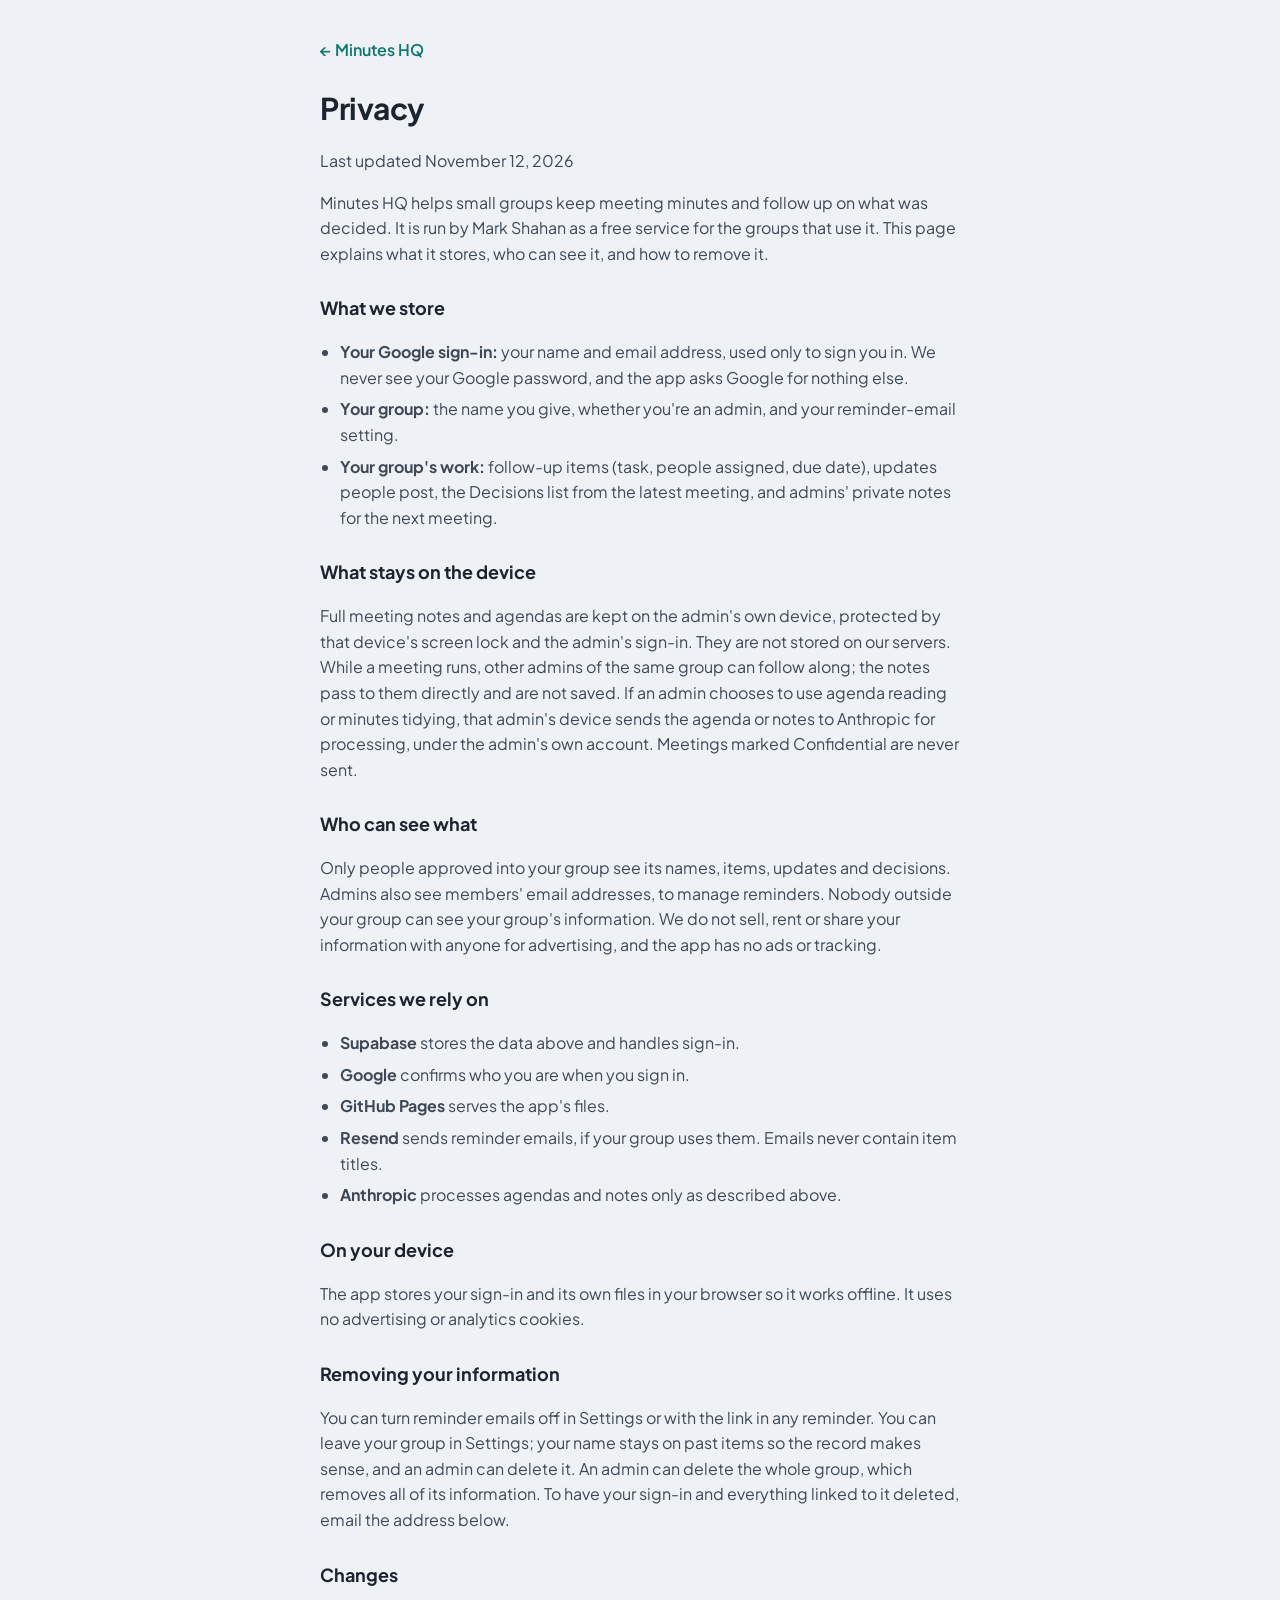
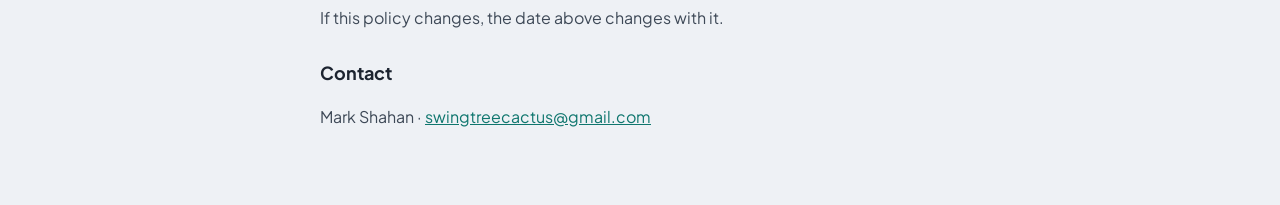
<file: privacy.html>
<!doctype html>
<html lang="en">
<head>
<meta charset="utf-8">
<meta name="viewport" content="width=device-width, initial-scale=1, viewport-fit=cover">
<meta name="theme-color" content="#EEF1F5">
<title>Privacy · Minutes HQ</title>
<link rel="icon" href="icons/app-192.png">
<link href="https://fonts.googleapis.com/css2?family=Plus+Jakarta+Sans:wght@400;500;600;700&display=swap" rel="stylesheet">
<link rel="stylesheet" href="css/app.css">
</head>
<body>
<main class="legal">
<a class="back" href="./">← Minutes HQ</a>
<h1>Privacy</h1>
<p class="muted">Last updated November 12, 2026</p>

<p>Minutes HQ helps small groups keep meeting minutes and follow up on what was decided. It is run by Mark Shahan as a free service for the groups that use it. This page explains what it stores, who can see it, and how to remove it.</p>

<h2>What we store</h2>
<ul>
<li><b>Your Google sign-in:</b> your name and email address, used only to sign you in. We never see your Google password, and the app asks Google for nothing else.</li>
<li><b>Your group:</b> the name you give, whether you're an admin, and your reminder-email setting.</li>
<li><b>Your group's work:</b> follow-up items (task, people assigned, due date), updates people post, the Decisions list from the latest meeting, and admins' private notes for the next meeting.</li>
</ul>

<h2>What stays on the device</h2>
<p>Full meeting notes and agendas are kept on the admin's own device, protected by that device's screen lock and the admin's sign-in. They are not stored on our servers. While a meeting runs, other admins of the same group can follow along; the notes pass to them directly and are not saved. If an admin chooses to use agenda reading or minutes tidying, that admin's device sends the agenda or notes to Anthropic for processing, under the admin's own account. Meetings marked Confidential are never sent.</p>

<h2>Who can see what</h2>
<p>Only people approved into your group see its names, items, updates and decisions. Admins also see members' email addresses, to manage reminders. Nobody outside your group can see your group's information. We do not sell, rent or share your information with anyone for advertising, and the app has no ads or tracking.</p>

<h2>Services we rely on</h2>
<ul>
<li><b>Supabase</b> stores the data above and handles sign-in.</li>
<li><b>Google</b> confirms who you are when you sign in.</li>
<li><b>GitHub Pages</b> serves the app's files.</li>
<li><b>Resend</b> sends reminder emails, if your group uses them. Emails never contain item titles.</li>
<li><b>Anthropic</b> processes agendas and notes only as described above.</li>
</ul>

<h2>On your device</h2>
<p>The app stores your sign-in and its own files in your browser so it works offline. It uses no advertising or analytics cookies.</p>

<h2>Removing your information</h2>
<p>You can turn reminder emails off in Settings or with the link in any reminder. You can leave your group in Settings; your name stays on past items so the record makes sense, and an admin can delete it. An admin can delete the whole group, which removes all of its information. To have your sign-in and everything linked to it deleted, email the address below.</p>

<h2>Changes</h2>
<p>If this policy changes, the date above changes with it.</p>

<h2>Contact</h2>
<p>Mark Shahan · <a href="mailto:swingtreecactus@gmail.com">swingtreecactus@gmail.com</a></p>
</main>
</body>
</html>
</file>
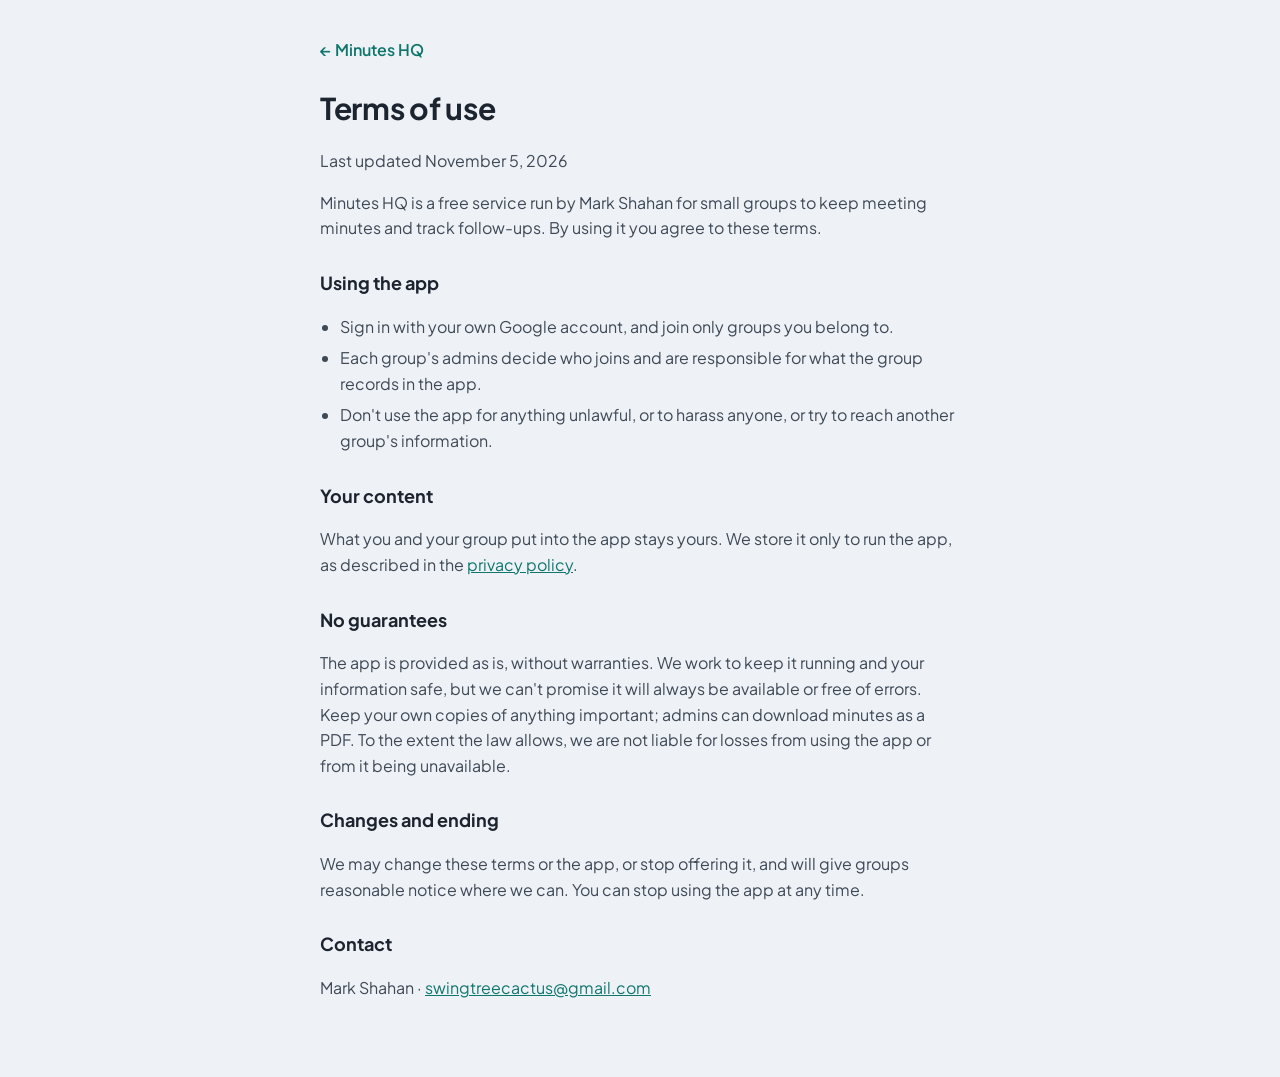
<file: terms.html>
<!doctype html>
<html lang="en">
<head>
<meta charset="utf-8">
<meta name="viewport" content="width=device-width, initial-scale=1, viewport-fit=cover">
<meta name="theme-color" content="#EEF1F5">
<title>Terms · Minutes HQ</title>
<link rel="icon" href="icons/app-192.png">
<link href="https://fonts.googleapis.com/css2?family=Plus+Jakarta+Sans:wght@400;500;600;700&display=swap" rel="stylesheet">
<link rel="stylesheet" href="css/app.css">
</head>
<body>
<main class="legal">
<a class="back" href="./">← Minutes HQ</a>
<h1>Terms of use</h1>
<p class="muted">Last updated November 5, 2026</p>

<p>Minutes HQ is a free service run by Mark Shahan for small groups to keep meeting minutes and track follow-ups. By using it you agree to these terms.</p>

<h2>Using the app</h2>
<ul>
<li>Sign in with your own Google account, and join only groups you belong to.</li>
<li>Each group's admins decide who joins and are responsible for what the group records in the app.</li>
<li>Don't use the app for anything unlawful, or to harass anyone, or try to reach another group's information.</li>
</ul>

<h2>Your content</h2>
<p>What you and your group put into the app stays yours. We store it only to run the app, as described in the <a href="privacy.html">privacy policy</a>.</p>

<h2>No guarantees</h2>
<p>The app is provided as is, without warranties. We work to keep it running and your information safe, but we can't promise it will always be available or free of errors. Keep your own copies of anything important; admins can download minutes as a PDF. To the extent the law allows, we are not liable for losses from using the app or from it being unavailable.</p>

<h2>Changes and ending</h2>
<p>We may change these terms or the app, or stop offering it, and will give groups reasonable notice where we can. You can stop using the app at any time.</p>

<h2>Contact</h2>
<p>Mark Shahan · <a href="mailto:swingtreecactus@gmail.com">swingtreecactus@gmail.com</a></p>
</main>
</body>
</html>
</file>
<file: css/app.css>
/* One look for the whole app: soft gray-blue ground, white cards, one teal accent, amber for "needs attention". */
:root{
  --bg:#EEF1F5; --card:#FFFFFF; --field:#F5F7FA; --line:#E3E7ED; --ring:#B7BFCB;
  --ink:#1C2430; --ink2:#3E4957; --muted:#5B6675;
  --teal:#0F766E; --teal-dk:#0B5D57; --teal-soft:#E6F2F0;
  --amber:#9A4A0B; --amber-soft:#FDF0E6; --amber-line:#EED3BE;
  --red:#B42318; --chip:#F0F2F5; --seg:#E3E7ED;
  --shadow:0 1px 2px rgba(28,36,48,.05),0 4px 12px rgba(28,36,48,.05);
  --shadow-lg:0 1px 3px rgba(28,36,48,.06),0 12px 32px rgba(28,36,48,.07);
  --r:16px;
  color-scheme:light;
}
*{box-sizing:border-box}
html,body{margin:0;height:100%}
body{background:var(--bg);color:var(--ink);font:16px/1.45 'Plus Jakarta Sans',system-ui,-apple-system,'Segoe UI',Roboto,sans-serif;-webkit-tap-highlight-color:transparent;-webkit-font-smoothing:antialiased}
#app{min-height:100%}
button,input,textarea,select{font:inherit;color:inherit}
button{cursor:pointer}
button:disabled{cursor:default;opacity:.45}
:focus-visible{outline:3px solid rgba(15,118,110,.45);outline-offset:2px}
.sr{position:absolute!important;width:1px;height:1px;overflow:hidden;clip:rect(0 0 0 0);white-space:nowrap}
.muted{color:var(--muted)}
.hidden{display:none!important}
.mono{font-family:ui-monospace,'SF Mono',Menlo,Consolas,monospace;letter-spacing:.12em}

/* fields */
.input,.select,.textarea{width:100%;border:0;border-radius:12px;background:var(--field);padding:0 14px;height:52px;font-size:16px;color:var(--ink)}
.textarea{padding:14px 16px;height:auto;min-height:52px;line-height:1.55;resize:vertical}
.input:focus,.select:focus,.textarea:focus{outline:2px solid var(--teal);outline-offset:0}
.label{display:block;font-size:13px;font-weight:600;color:var(--ink2);margin:0 0 6px}
.hint{display:block;font-size:13px;color:var(--muted);margin-top:6px}
.field{margin-bottom:16px}
.field:last-child{margin-bottom:0}

/* buttons */
.btn{display:inline-flex;align-items:center;justify-content:center;gap:8px;height:52px;padding:0 20px;border-radius:14px;border:0;background:var(--chip);color:var(--ink);font-weight:600;font-size:16px;text-decoration:none;white-space:nowrap}
.btn.primary{background:var(--teal);color:#fff;box-shadow:0 4px 12px rgba(15,118,110,.25)}
.btn.soft{background:var(--teal-soft);color:var(--teal-dk)}
.btn.white{background:#fff}
.btn.ghost{background:none;padding:0 12px}
.btn.link{background:none;color:var(--teal);padding:0 12px;height:44px}
.btn.danger{color:var(--red)}
.btn.sm{height:40px;padding:0 14px;border-radius:12px;font-size:14px}
.btn.lg{height:64px;border-radius:16px;font-size:18px}
.btn.block{width:100%}
.icon-btn{width:44px;height:44px;border-radius:14px;border:0;background:#fff;display:inline-flex;align-items:center;justify-content:center;color:var(--ink);box-shadow:0 1px 2px rgba(28,36,48,.06);flex:none;text-decoration:none}
svg.i{width:20px;height:20px;fill:none;stroke:currentColor;stroke-width:2.2;stroke-linecap:round;stroke-linejoin:round;flex:none}

/* cards, chips */
.card{background:var(--card);border-radius:24px;box-shadow:var(--shadow-lg);padding:24px}
.chip{display:inline-flex;align-items:center;gap:6px;height:36px;padding:0 14px;border-radius:18px;border:0;background:#fff;color:var(--ink);font-weight:500;font-size:14px;white-space:nowrap}
.chip[aria-pressed="true"]{background:var(--teal);color:#fff;font-weight:600}
.pill{display:inline-flex;align-items:center;gap:6px;height:26px;padding:0 10px;border-radius:13px;font-size:12px;font-weight:700;white-space:nowrap}
.pill.amber{background:var(--amber-soft);color:var(--amber)}
.pill.teal{background:var(--teal-soft);color:var(--teal-dk)}
.pill.gray{background:var(--chip);color:var(--ink2)}
.avatar{width:36px;height:36px;border-radius:50%;background:var(--teal-soft);color:var(--teal-dk);font-size:13px;font-weight:700;display:inline-flex;align-items:center;justify-content:center;flex:none}
.amber-text{color:var(--amber);font-weight:600}

/* segmented tabs (To-do | Decisions | Next agenda) */
.seg{display:grid;grid-auto-flow:column;grid-auto-columns:minmax(0,1fr);background:var(--seg);border-radius:14px;padding:4px}
.seg button{height:40px;border:0;border-radius:10px;background:none;font-size:15px;font-weight:600;color:var(--ink2)}
.seg button[aria-selected="true"]{background:#fff;color:var(--ink);font-weight:700;box-shadow:0 1px 2px rgba(28,36,48,.08)}

/* switch */
.switch{display:inline-flex;align-items:center;gap:12px;min-height:44px;border:0;background:none;padding:0;font-weight:600;font-size:16px;color:var(--ink);text-align:left}
.switch .track{width:48px;height:28px;border-radius:14px;background:var(--ring);position:relative;flex:none;transition:background .15s}
.switch .track::after{content:"";position:absolute;top:3px;left:3px;width:22px;height:22px;border-radius:50%;background:#fff;box-shadow:0 1px 3px rgba(0,0,0,.2);transition:left .15s}
.switch[aria-checked="true"] .track{background:var(--teal)}
.switch[aria-checked="true"] .track::after{left:23px}
.switch.wide{display:flex;width:100%;justify-content:space-between}
.switch.settling .track,.switch.settling .track::after{transition:none}

/* person chips in a field */
.people-field{min-height:52px;border-radius:12px;background:#fff;padding:6px;display:flex;flex-wrap:wrap;align-items:center;gap:6px}
.person-chip{height:40px;padding:0 2px 0 12px;border-radius:10px;background:var(--teal-soft);color:var(--teal-dk);font-size:15px;font-weight:600;display:inline-flex;align-items:center}
.person-chip button{width:34px;height:34px;border:0;background:none;color:inherit;display:inline-flex;align-items:center;justify-content:center}

/* dialogs */
dialog{border:0;border-radius:24px;padding:24px;width:min(520px,92vw);max-height:88vh;background:#fff;color:var(--ink);box-shadow:0 24px 60px rgba(28,36,48,.25)}
dialog::backdrop{background:rgba(28,36,48,.35)}
dialog h2{margin:0 0 16px;font-size:20px}
.dlg-actions{display:flex;justify-content:flex-end;gap:10px;margin-top:20px;flex-wrap:wrap}
.check-row{display:flex;align-items:center;gap:12px;min-height:52px;padding:4px 4px;border-bottom:1px solid var(--bg);font-size:16px}
.check-row:last-child{border-bottom:0}
dialog.preview{width:min(860px,96vw);max-height:94vh;display:flex;flex-direction:column}
dialog.preview:not([open]){display:none}
.pv-h{display:flex;align-items:center;justify-content:space-between;gap:12px;flex-wrap:wrap;margin-bottom:14px}
.pv-h h2{margin:0}.pv-h .seg{width:min(360px,100%)}
.pv-pages{flex:1;min-height:200px;overflow:auto;background:var(--bg);border-radius:14px;padding:14px;display:flex;flex-direction:column;gap:14px}
.pv-pages canvas{width:100%;height:auto;background:#fff;box-shadow:0 1px 3px rgba(28,36,48,.15)}
.check-row input{width:22px;height:22px;accent-color:var(--teal);flex:none}
.check-row .sub{font-size:13px;color:var(--muted)}

/* toast + busy */
#toast{display:flex;align-items:center;width:max-content;position:fixed;left:50%;bottom:24px;transform:translate(-50%,140px);background:var(--ink);color:#fff;padding:12px 18px;border-radius:12px;z-index:200;transition:transform .25s;max-width:92vw;font-size:15px}
#toast.on{transform:translate(-50%,0)}
.busy{position:fixed;inset:0;background:rgba(28,36,48,.35);display:none;align-items:center;justify-content:center;z-index:150}
.busy.on{display:flex}
.busy>div{background:#fff;border-radius:16px;padding:20px 26px;display:flex;gap:14px;align-items:center;font-weight:600}
.spin{width:22px;height:22px;border:3px solid var(--line);border-top-color:var(--teal);border-radius:50%;animation:sp 1s linear infinite}
@keyframes sp{to{transform:rotate(360deg)}}

/* centered gate screens (sign in, join, waiting, passphrase) */
.gate{min-height:100vh;min-height:100dvh;display:flex;flex-direction:column;align-items:center;justify-content:center;padding:24px}
.gate .card{width:min(420px,100%);display:flex;flex-direction:column;gap:20px;padding:32px 24px}
.gate .badge{width:64px;height:64px;border-radius:20px;background:var(--teal-soft);color:var(--teal);display:flex;align-items:center;justify-content:center;margin:0 auto}
.gate h1{margin:0;font-size:24px;text-align:center}
.gate p{margin:0;text-align:center;color:var(--muted);font-size:15px;line-height:1.5}
.gate .err{color:var(--red);font-weight:600;text-align:center;font-size:14px;min-height:20px}
.gate-foot{margin-top:20px;display:flex;flex-direction:column;align-items:center;gap:2px;font-size:14px;color:var(--muted);text-align:center}
.kv{display:flex;justify-content:space-between;align-items:center;gap:12px;background:var(--field);border-radius:14px;padding:14px 16px;font-size:15px}
.kv .k{color:var(--muted)}.kv .v{font-weight:600}
.form-page{max-width:440px;margin:0 auto;min-height:100vh;min-height:100dvh;display:flex;flex-direction:column;padding:calc(48px + env(safe-area-inset-top)) 20px 28px;gap:20px}
.form-page h1{margin:0;font-size:28px;letter-spacing:-.01em}
.form-page .lead{margin:6px 0 0;color:var(--muted);font-size:15px;line-height:1.5}
.form-page .card{display:flex;flex-direction:column;gap:18px;padding:24px 20px}
.form-page .code-input{height:56px;font:700 20px ui-monospace,'SF Mono',Menlo,monospace;letter-spacing:.12em;text-transform:uppercase}
.form-page .bottom{margin-top:auto;text-align:center;display:flex;flex-direction:column;gap:2px;align-items:center;font-size:14px;color:var(--muted)}

/* ===== phone pages ===== */
.wrap{max-width:560px;margin:0 auto;min-height:100%;padding:0 16px calc(110px + env(safe-area-inset-bottom));position:relative}
.tabs-bar{padding:calc(20px + env(safe-area-inset-top)) 0 4px}
.top{padding:16px 4px 12px;display:flex;align-items:flex-start;justify-content:space-between;gap:12px}
.top h1{margin:0;font-size:28px;font-weight:700;letter-spacing:-.01em}
.top .sub{font-size:13px;color:var(--muted);margin-top:2px}
.top .acts{display:flex;gap:8px}
.filters{display:flex;gap:8px;flex-wrap:wrap;align-items:center;padding:0 4px 8px}
.filters select{height:36px;border-radius:18px;border:0;background:#fff;padding:0 12px;font-size:14px;font-weight:500;max-width:46vw}
.sec{font-size:13px;font-weight:700;color:var(--ink2);padding:16px 4px 8px}
.sec.amber{color:var(--amber)}
.item{background:#fff;border-radius:18px;box-shadow:var(--shadow);display:flex;gap:4px;padding:12px 16px 12px 6px;margin-bottom:10px}
.item.late{box-shadow:var(--shadow),inset 0 0 0 1px var(--amber-line)}
.tick{width:44px;height:44px;flex:none;border:0;background:none;display:flex;align-items:center;justify-content:center;padding:0}
.tick span{width:24px;height:24px;border-radius:50%;border:2px solid var(--ring);display:block;position:relative}
.item.late .tick span{border-color:var(--amber)}
.tick:disabled{opacity:1;cursor:default}
.tick:disabled span{border-style:dashed}
.tick.done span{background:var(--teal);border-color:var(--teal)}
.tick.done span::after{content:"";position:absolute;left:7px;top:3px;width:6px;height:11px;border:solid #fff;border-width:0 2.5px 2.5px 0;transform:rotate(45deg)}
.item .body{flex:1;min-width:0;display:flex;flex-direction:column;gap:5px;padding-top:4px;color:inherit;text-decoration:none}
.item .t{font-size:16px;font-weight:600;overflow-wrap:anywhere}
.item.is-done .t{color:var(--muted);text-decoration:line-through}
.item .m{font-size:13px;color:var(--muted)}
.item .u{font-size:13px;color:var(--ink2);background:var(--field);border-radius:10px;padding:8px 10px;overflow:hidden;text-overflow:ellipsis;display:-webkit-box;-webkit-line-clamp:2;-webkit-box-orient:vertical}
.empty{text-align:center;color:var(--muted);padding:48px 16px;line-height:1.5}
.fab{position:fixed;right:max(20px,calc(50vw - 260px));bottom:calc(24px + env(safe-area-inset-bottom));height:56px;padding:0 22px;border-radius:18px;border:0;background:var(--teal);color:#fff;font-weight:600;font-size:16px;display:flex;align-items:center;gap:8px;box-shadow:0 8px 20px rgba(15,118,110,.3);z-index:20}
.page-h{padding:16px 4px 8px}
.page-h h1{margin:0;font-size:26px;font-weight:700;letter-spacing:-.01em}
.page-h .sub{font-size:13px;color:var(--muted);margin-top:2px}

/* Live now card */
.live-card{display:flex;align-items:center;gap:12px;background:var(--teal-soft);border-radius:18px;padding:14px 14px 14px 16px;margin:12px 0 4px;text-decoration:none;color:var(--ink);width:100%;border:0;text-align:left}
.live-card .tx{flex:1;min-width:0;display:flex;flex-direction:column;gap:4px}
.live-dot{display:flex;align-items:center;gap:8px;font-size:12px;font-weight:700;color:var(--teal-dk)}
.live-dot::before{content:"";width:8px;height:8px;border-radius:50%;background:var(--teal)}
.live-card .nm{font-size:16px;font-weight:700}
.live-card .by{font-size:13px;color:var(--ink2)}
.live-card .go{height:44px;padding:0 16px;border-radius:12px;background:#fff;color:var(--teal-dk);font-size:15px;font-weight:600;display:flex;align-items:center;flex:none}
.req-banner{display:flex;align-items:center;gap:12px;background:var(--amber-soft);box-shadow:inset 0 0 0 1px var(--amber-line);border-radius:18px;padding:14px 14px 14px 16px;margin:12px 0 4px;text-decoration:none;color:var(--ink)}
.req-banner .ic{color:var(--amber);display:flex;flex:none}
.req-banner .tx{flex:1;min-width:0;display:flex;flex-direction:column;gap:2px}
.req-banner .nm{font-size:16px;font-weight:700;overflow:hidden;text-overflow:ellipsis;white-space:nowrap}
.req-banner .by{font-size:13px;color:var(--amber);font-weight:600}
.req-banner .go{height:44px;padding:0 16px;border-radius:12px;background:#fff;color:var(--teal-dk);font-size:15px;font-weight:600;display:flex;align-items:center;flex:none}
.home-l .req-banner{margin:0}

/* decisions */
.dec{background:#fff;border-radius:18px;padding:16px 18px;display:flex;flex-direction:column;gap:6px;box-shadow:var(--shadow);margin-bottom:10px}
.dec .k{font-size:13px;font-weight:600;color:var(--muted)}
.dec .v{font-size:16px;font-weight:600;line-height:1.45;white-space:pre-wrap;overflow-wrap:anywhere}
.foot-note{padding:8px 4px 0;font-size:13px;color:var(--muted)}
/* swipe a decision left to show Delete (admins) */
.swipe{position:relative;border-radius:18px;overflow:hidden;margin-bottom:10px;box-shadow:var(--shadow)}
.swipe .dec{margin:0;box-shadow:none;position:relative;touch-action:pan-y;transition:transform .18s ease;user-select:none;-webkit-user-select:none}
.swipe .dec.drag{transition:none}
.swipe-del{position:absolute;right:0;top:0;bottom:0;width:120px;padding-left:32px;border:0;border-radius:0 18px 18px 0;background:var(--red);color:#fff;font-weight:700;font-size:15px;opacity:0;transition:opacity .12s}
.swipe.open .swipe-del,.swipe.dragging .swipe-del,.swipe-del:focus-visible{opacity:1}
.panel .swipe{box-shadow:none}
.deleted{background:#fff;border-radius:18px;box-shadow:var(--shadow);padding:14px 16px;margin-bottom:10px;display:flex;flex-direction:column;gap:6px;align-items:flex-start}
.deleted .m{font-size:13px;color:var(--muted)}
.deleted .m.amber-text{color:var(--amber)}
.deleted .v{font-size:16px;font-weight:600;line-height:1.45;white-space:pre-wrap;overflow-wrap:anywhere}

/* next agenda notes */
.quick{display:flex;gap:8px;padding:4px 0 8px}
.quick .input{background:#fff;height:48px;border-radius:14px}
.quick .btn{height:48px}
.note{display:flex;align-items:flex-start;gap:4px;background:#fff;border-radius:18px;padding:10px 16px 10px 6px;box-shadow:var(--shadow);margin-bottom:10px}
.note .tx{flex:1;min-width:0;display:flex;flex-direction:column;gap:2px;padding-top:10px}
.note .b{font-size:16px;font-weight:600;overflow-wrap:anywhere}
.note .d{font-size:13px;color:var(--muted)}
.note.checked{background:none;box-shadow:none;padding-top:2px;padding-bottom:2px;margin-bottom:2px}
.note.checked .b{color:var(--muted);font-weight:500}
.checked-head{display:flex;align-items:center;justify-content:space-between;padding:16px 4px 6px;font-size:13px;font-weight:700;color:var(--ink2)}

/* detail */
.backbar{padding:calc(12px + env(safe-area-inset-top)) 0 4px}
.backbar a{height:44px;display:inline-flex;align-items:center;gap:4px;color:var(--teal);font-weight:600;text-decoration:none;font-size:15px}
.dtitle{margin:8px 4px 14px;font-size:24px;font-weight:700;line-height:1.25;letter-spacing:-.01em;overflow-wrap:anywhere}
.dtitle-input{font-size:22px;font-weight:700;height:auto;padding:10px 12px;background:#fff;margin:8px 0 14px}
.rows{background:#fff;border-radius:18px;box-shadow:var(--shadow);padding:2px 16px;margin-bottom:14px}
.drow{display:flex;align-items:center;justify-content:space-between;gap:12px;min-height:54px;border-bottom:1px solid var(--bg);font-size:15px;width:100%;background:none;border-left:0;border-right:0;border-top:0;padding:0;text-align:left;text-decoration:none;color:inherit}
.drow:last-child{border-bottom:0}
.drow .k{color:var(--muted);flex:none}
.drow .v{font-weight:600;text-align:right;min-width:0;display:flex;align-items:center;gap:6px}
.drow input[type=date]{border:0;background:var(--field);border-radius:10px;height:40px;padding:0 10px;font-weight:600}
.decision{background:var(--teal-soft);border-radius:18px;padding:14px 16px;margin-bottom:14px}
.decision .k{font-size:13px;font-weight:600;color:var(--teal-dk);margin-bottom:4px}
.h2{font-size:16px;font-weight:700;margin:18px 4px 10px}
.composer{display:flex;gap:8px;align-items:flex-end}
.composer textarea{flex:1;background:#fff;min-height:48px;height:48px;max-height:160px;resize:none;padding:12px 14px;border-radius:14px}
.log{padding:6px 4px 0}
.entry{display:flex;gap:12px;padding:10px 0}
.entry .dot{width:8px;height:8px;margin-top:8px;border-radius:50%;background:var(--ring);flex:none}
.entry:first-child .dot{background:var(--teal)}
.entry .who{font-size:12px;color:var(--muted);font-weight:600}
.entry .txt{font-size:15px;line-height:1.45;white-space:pre-wrap;word-break:break-word}
.entry .txt.sys{color:var(--muted)}
.bottom-actions{display:flex;flex-direction:column;gap:10px;margin-top:22px}
.form .field{margin-bottom:16px}
.form .input,.form .textarea,.form .select{background:#fff}
.checklist{background:#fff;border-radius:16px;padding:4px 14px}
.settings{display:flex;flex-direction:column;gap:16px;padding-top:8px}
.settings .card{padding:16px;border-radius:18px;box-shadow:var(--shadow);display:flex;flex-direction:column;gap:10px}
.settings .rows{margin:0}
.settings p{margin:0;font-size:14px;line-height:1.5;color:var(--muted)}

/* ===== admin home (tablet) ===== */
.home{max-width:1280px;margin:0 auto;min-height:100vh;min-height:100dvh;padding:32px 40px;display:flex;flex-direction:column;gap:24px}
.home-h{display:flex;align-items:center;gap:12px}
.home-h h1{margin:0;flex:1;font-size:28px;font-weight:700;letter-spacing:-.01em;min-width:0;overflow:hidden;text-overflow:ellipsis;white-space:nowrap}
.hbtn{height:44px;padding:0 16px;border-radius:14px;border:0;background:#fff;color:var(--ink);font-weight:600;font-size:15px;display:inline-flex;align-items:center;gap:10px;text-decoration:none;box-shadow:0 1px 2px rgba(28,36,48,.06)}
.hbtn .avatar{width:28px;height:28px;font-size:12px}
.home-g{flex:1;display:grid;grid-template-columns:repeat(5,minmax(0,1fr));gap:24px;align-items:start}
.home-l{grid-column:span 2;display:flex;flex-direction:column;gap:20px}
.home-r{grid-column:span 3;background:#fff;border-radius:24px;padding:24px 28px;box-shadow:var(--shadow-lg);min-height:480px}
.home-r .seg{width:min(420px,100%);margin-bottom:12px}
.meet-card{display:flex;flex-direction:column;gap:16px;padding:28px}
.meet-card h2{margin:0;font-size:18px}
.meet-card .note-s{font-size:13px;line-height:1.5;color:var(--muted)}
.live-big{background:var(--teal-soft);border-radius:24px;padding:22px 24px;display:flex;flex-direction:column;gap:14px}
.live-big .nm{font-size:18px;font-weight:700}
.live-big .by{font-size:14px;color:var(--ink2)}
.live-big .btn{align-self:flex-start;background:#fff;color:var(--teal-dk);height:48px}
.panel .wrap{padding:0;max-width:none;min-height:0}
.panel .item{box-shadow:none;border-radius:0;border-bottom:1px solid var(--bg);margin:0;padding-left:0}
.panel .item.late{box-shadow:none}
.panel .dec,.panel .note{box-shadow:none;background:var(--field)}
.panel .note.checked{background:none}
.panel .quick .input{background:var(--field)}
.panel .filters select,.panel .chip:not([aria-pressed="true"]){background:var(--field)}
.panel .fab{position:static;margin-top:16px;box-shadow:none;height:48px;border-radius:14px}

/* People and join requests */
.ppl{max-width:1280px;margin:0 auto;padding:28px 40px 60px;display:flex;flex-direction:column;gap:24px}
.ppl-h{display:flex;align-items:flex-end;justify-content:space-between;gap:16px;flex-wrap:wrap}
.ppl-h .eyebrow{font-size:14px;font-weight:600;color:var(--teal)}
.ppl-h h1{margin:0;font-size:30px;letter-spacing:-.01em}
.codebox{height:56px;border-radius:16px;background:#fff;padding:0 8px 0 18px;display:flex;align-items:center;gap:14px;box-shadow:0 1px 2px rgba(28,36,48,.05)}
.codebox .k{font-size:13px;font-weight:600;color:var(--muted)}
.codebox .c{font:700 20px ui-monospace,'SF Mono',Menlo,monospace;letter-spacing:.12em}
.ppl-g{display:grid;grid-template-columns:repeat(5,minmax(0,1fr));gap:24px;align-items:start}
.ppl-l{grid-column:span 3;display:flex;flex-direction:column;gap:14px}
.ppl-r{grid-column:span 2;background:#fff;border-radius:20px;padding:20px 22px;box-shadow:var(--shadow-lg)}
.sect-t{font-size:16px;font-weight:700}
.req{background:#fff;border-radius:20px;padding:20px 22px;display:flex;flex-direction:column;gap:16px;box-shadow:var(--shadow-lg)}
.req .who{display:flex;align-items:center;gap:14px}
.req .who .avatar{width:44px;height:44px;font-size:15px}
.req .who b{display:block;font-size:17px;font-weight:600;color:var(--ink)}
.req .who span span{font-size:14px;color:var(--muted)}
.req label{display:flex;align-items:center;gap:12px;font-size:14px;font-weight:600;color:var(--ink2)}
.req select{flex:1;height:48px;border:0;border-radius:12px;background:var(--field);padding:0 14px;font-size:16px;font-weight:600}
.req select.suggested{background:var(--teal-soft);color:var(--teal-dk)}
.req .acts{display:flex;justify-content:flex-end;gap:10px}
.mrow{display:flex;align-items:center;gap:12px;min-height:52px;border-bottom:1px solid var(--bg);width:100%;background:none;border-left:0;border-right:0;border-top:0;padding:0;text-align:left}
.mrow:last-child{border-bottom:0}
.mrow .n{flex:1;font-size:15px;font-weight:600;min-width:0;overflow:hidden;text-overflow:ellipsis;white-space:nowrap}
.mrow .s{font-size:13px;color:var(--muted)}

/* ===== meeting setup ===== */
.setup{max-width:1280px;margin:0 auto;padding:24px 32px 60px;display:flex;flex-direction:column;gap:20px}
.bar{display:flex;align-items:center;gap:10px}
.bar h1{margin:0;font-size:24px;font-weight:700;flex:1;min-width:0}
.setup-g{display:grid;grid-template-columns:minmax(0,1fr) minmax(0,1fr);gap:20px;align-items:start}
.setup-l{display:flex;flex-direction:column;gap:20px}
.card h2{margin:0 0 16px;font-size:18px}
.grid2{display:grid;grid-template-columns:1fr 1fr;gap:12px 16px}
.row{display:flex;gap:10px;flex-wrap:wrap;align-items:center}
.note-s{font-size:14px;color:var(--muted);margin:10px 0 0;line-height:1.5}
.arow{display:flex;gap:8px;align-items:center;padding:8px 0;border-top:1px solid var(--bg)}
.arow:first-child{border-top:0}
.arow .num{width:24px;text-align:right;color:var(--muted);font-weight:700;flex:none}
.arow .fs{flex:1;min-width:0;display:flex;flex-direction:column;gap:2px;border:0;background:none;text-align:left;padding:8px 6px;border-radius:12px;min-height:48px;justify-content:center}
.arow .fs:hover{background:var(--field)}
.arow .fs b{font-size:16px;font-weight:600;overflow-wrap:anywhere}
.arow .fs > span{font-size:14px;color:var(--muted);white-space:pre-line;overflow:hidden;display:-webkit-box;-webkit-line-clamp:2;-webkit-box-orient:vertical}
.mini{width:44px;height:44px;border-radius:12px;border:0;background:var(--chip);display:inline-flex;align-items:center;justify-content:center;color:var(--ink);flex:none}
.mini.danger{color:var(--red)}
.tag{font-size:12px;font-weight:700;color:var(--teal-dk);background:var(--teal-soft);border-radius:8px;padding:2px 8px;margin-left:6px;vertical-align:1px}
.filechip{display:inline-flex;align-items:center;gap:8px;background:var(--teal-soft);color:var(--teal-dk);border-radius:12px;padding:6px 6px 6px 14px;font-size:15px;font-weight:600;margin-top:10px;max-width:100%}

/* attendance */
.center{min-height:100vh;display:flex;align-items:center;justify-content:center;padding:24px}
.att{width:min(780px,100%)}
.att .eyebrow{font-size:14px;font-weight:600;color:var(--teal)}
.att h1{margin:6px 0 0;font-size:30px;letter-spacing:-.01em}
.people{display:grid;grid-template-columns:repeat(auto-fill,minmax(240px,1fr));gap:12px;margin:24px 0}
.person{height:64px;border-radius:16px;border:2px solid var(--line);background:#fff;color:var(--ink2);font-weight:500;font-size:16px;display:flex;align-items:center;gap:12px;padding:0 14px;text-align:left}
.person .avatar{background:var(--bg);color:var(--muted)}
.person .nm{flex:1}
.person[aria-pressed="true"]{border-color:var(--teal);background:var(--teal-soft);color:var(--ink);font-weight:600}
.person[aria-pressed="true"] .avatar{background:var(--teal);color:#fff}
.person .ck{opacity:0;color:var(--teal)}
.person.add-p{border-style:dashed;border-color:var(--teal);color:var(--teal);font-weight:600;justify-content:center;gap:8px}
.person[aria-pressed="true"] .ck{opacity:1}

/* meeting (and the read-only live view) */
.mtg{display:flex;height:100vh;height:100dvh;overflow:hidden}
.rail{width:304px;flex:none;display:flex;flex-direction:column;padding:28px 14px 20px 22px;gap:20px;overflow:hidden}
.rail .t{font-size:20px;font-weight:700;padding-left:8px}
.rail .tbtn{display:flex;align-items:center;gap:10px;width:100%;min-height:44px;border:0;background:none;padding:0 8px;border-radius:12px;text-align:left;color:var(--ink)}
.rail .tbtn span{min-width:0;overflow:hidden;text-overflow:ellipsis;white-space:nowrap}
.rail .tbtn svg{color:var(--teal)}
.rail .meta{font-size:14px;color:var(--muted);padding-left:8px;margin-top:4px}
.rail .meta a{color:var(--teal);font-weight:600;text-decoration:none}
.conf{display:inline-flex;align-items:center;gap:6px;height:28px;padding:0 10px;border-radius:14px;background:#E3E7ED;font-size:12px;font-weight:600;color:var(--ink2);margin:8px 0 0 8px}
.agenda{flex:1;overflow:auto;display:flex;flex-direction:column;gap:4px;margin:0 -4px;padding:0 4px}
.ag{display:flex;align-items:center;gap:12px;min-height:48px;padding:0 12px;border-radius:14px;border:0;background:none;text-align:left;font-size:15px;color:var(--ink);width:100%}
.ag.done{color:var(--muted)}
.ag.cur{background:#fff;box-shadow:var(--shadow);font-weight:600;padding-right:4px;min-height:52px}
.ag .lbl{flex:1;min-width:0;overflow:hidden;text-overflow:ellipsis;white-space:nowrap}
.ag .no{width:22px;flex:none;text-align:right;color:var(--muted);font-weight:700;font-size:14px}
.ag .mv{display:flex;gap:2px}
.ag .mv button{width:38px;height:38px;border-radius:10px;border:0;background:none;color:var(--muted);display:inline-flex;align-items:center;justify-content:center}
.ag .mv button:disabled{opacity:.3}
.add-ag{color:var(--teal);font-weight:600}
.main{flex:1;min-width:0;margin:16px 16px 16px 0;border-radius:24px;background:#fff;box-shadow:var(--shadow-lg);display:flex;flex-direction:column;overflow:hidden}
.main .scroll{flex:1;overflow:auto;padding:36px 44px 20px;display:flex;flex-direction:column;gap:22px}
.eyebrow2{font-size:14px;font-weight:600;color:var(--teal)}
.ttl{width:100%;border:0;background:none;padding:0;font-size:32px;font-weight:700;letter-spacing:-.01em;color:var(--ink)}
.det{width:100%;border:0;background:none;padding:0;font-size:16px;color:var(--muted)}
.ttl:focus,.det:focus{outline:0;box-shadow:0 2px 0 var(--teal)}
.notes{flex:1;min-height:150px;display:flex;flex-direction:column}
.notes .textarea{flex:1;min-height:140px;resize:none;font-size:17px;line-height:1.6;padding:16px 20px;border-radius:16px}
.outcome{border-radius:16px;background:var(--field);padding:20px;display:flex;flex-direction:column;gap:14px;transition:background .15s}
.outcome.on{background:var(--teal-soft)}
.outcome .input{background:#fff}
.outcome .head{display:flex;align-items:center;justify-content:space-between;gap:12px;flex-wrap:wrap}
.goes{font-size:13px;font-weight:600;color:var(--teal-dk);display:inline-flex;align-items:center;gap:6px}
.fu{display:grid;grid-template-columns:1fr 1fr;gap:12px}
.fu .full{grid-column:1/-1}
.add-person{width:40px;height:40px;border-radius:10px;border:0;background:var(--chip);color:var(--teal);display:inline-flex;align-items:center;justify-content:center}
.foot{flex:none;padding:14px 44px 24px;display:flex;align-items:center;gap:12px}
.foot .grow{flex:1}
.carry{display:flex;flex-direction:column;gap:10px}
.carry .ci{border-radius:14px;background:var(--field);padding:14px 16px;display:flex;flex-direction:column;gap:8px}
.carry .ci.late{box-shadow:inset 0 0 0 1px var(--amber-line);background:#FFFBF7}
.carry .ci .t{font-weight:600}
.carry .ci .m{font-size:13px;color:var(--muted)}
.carry .ci .r{display:flex;gap:8px}
.carry .ci .r .input{height:44px;background:#fff;font-size:15px}
.carry .ci.closed{opacity:.6}

/* read-only live view */
.live-h{display:flex;flex-direction:column;gap:2px;padding-left:8px}
.live-h .nm{font-size:20px;font-weight:700}
.live-h .by{font-size:14px;color:var(--muted)}
.ag[aria-current="true"]{background:#fff;box-shadow:var(--shadow);font-weight:600}
.ro-k{font-size:13px;font-weight:700;color:var(--muted);text-transform:uppercase;letter-spacing:.04em;margin-bottom:6px}
.ro-v{font-size:17px;line-height:1.6;white-space:pre-wrap;overflow-wrap:anywhere}
.ro-box{border-radius:16px;background:var(--field);padding:16px 20px}
.ro-box.teal{background:var(--teal-soft)}
.ro-box.teal .ro-k{color:var(--teal-dk)}
.lv-phone{max-width:560px;margin:0 auto;min-height:100vh;min-height:100dvh;padding:calc(20px + env(safe-area-inset-top)) 16px 24px;display:flex;flex-direction:column;gap:14px}
.lv-head{display:flex;align-items:flex-start;gap:12px}
.lv-head .tx{flex:1;min-width:0;display:flex;flex-direction:column;gap:2px}
.lv-head .nm{font-size:22px;font-weight:700}
.lv-head .by{font-size:14px;color:var(--muted)}
.lv-list{display:flex;flex-direction:column;background:#fff;border-radius:18px;box-shadow:var(--shadow);padding:4px 8px}
.lv-list button{display:flex;align-items:center;gap:12px;min-height:56px;border:0;background:none;border-bottom:1px solid var(--bg);text-align:left;padding:0 8px;font-size:16px;font-weight:600}
.lv-list button:last-child{border-bottom:0}
.lv-list .no{width:22px;color:var(--muted);font-size:14px;text-align:right;flex:none}
.lv-list .lbl{flex:1;min-width:0}
.lv-item{background:#fff;border-radius:20px;box-shadow:var(--shadow);padding:20px;display:flex;flex-direction:column;gap:16px}
.lv-item .ttl2{font-size:22px;font-weight:700;line-height:1.3;overflow-wrap:anywhere}
.lv-nav{display:flex;gap:10px;margin-top:auto}
.lv-nav .btn{flex:1}

/* wrap-up */
.wrapup{max-width:1180px;margin:0 auto;padding:36px 40px 80px}
.wrapup .hd{display:flex;align-items:flex-end;justify-content:space-between;gap:16px;margin-bottom:24px;flex-wrap:wrap}
.wrapup h1{margin:4px 0 0;font-size:30px;letter-spacing:-.01em}
.cols{display:grid;grid-template-columns:3fr 2fr;gap:24px;align-items:start}
.sent{display:flex;align-items:center;gap:14px;padding:14px 0;border-bottom:1px solid var(--bg);flex-wrap:wrap}
.sent:last-child{border-bottom:0}
.sent .tx{flex:1;min-width:0;display:flex;flex-direction:column;gap:2px}
.sent .tx b{font-size:16px;font-weight:600}
.sent .tx span{font-size:14px;color:var(--muted)}
.sent .tx span.amber-text{color:var(--amber)}
.sent .tx .warn{color:var(--amber);font-weight:600}
.sent input[type=date]{height:40px;border:0;border-radius:10px;background:var(--amber-soft);color:var(--amber);font-weight:600;padding:0 10px}
.state{font-size:13px;font-weight:600;color:var(--teal);white-space:nowrap}
.state.warn{color:var(--amber)}
.mins{display:flex;flex-direction:column;gap:12px}

@media (max-width:900px){
  .mtg{flex-direction:column;height:auto;overflow:visible}
  .rail{width:auto;padding:20px 16px 0}
  .agenda{max-height:220px}
  .main{margin:12px}
  .main .scroll{padding:24px 20px}
  .foot{padding:12px 20px 20px;flex-wrap:wrap}
  .cols,.setup-g,.ppl-g,.home-g{grid-template-columns:1fr}
  .home-l,.home-r,.ppl-l,.ppl-r{grid-column:auto}
  .grid2,.fu{grid-template-columns:1fr}
  .wrapup{padding:24px 16px 60px}
  .home,.ppl,.setup{padding:20px 16px 40px}
}

/* privacy and terms pages */
.legal{max-width:680px;margin:0 auto;padding:calc(28px + env(safe-area-inset-top)) 20px 60px;line-height:1.6}
.legal .back{display:inline-flex;align-items:center;min-height:44px;color:var(--teal);font-weight:600;text-decoration:none}
.legal h1{font-size:30px;margin:12px 0 4px;letter-spacing:-.01em}
.legal h2{font-size:18px;margin:28px 0 6px}
.legal p,.legal li{font-size:16px;color:var(--ink2)}
.legal ul{padding-left:20px}
.legal li{margin-bottom:6px}
.legal a{color:var(--teal)}
.legal-links{margin-top:20px;font-size:13px;color:var(--muted);text-align:center}
.legal-links a{color:var(--muted)}
</file>
